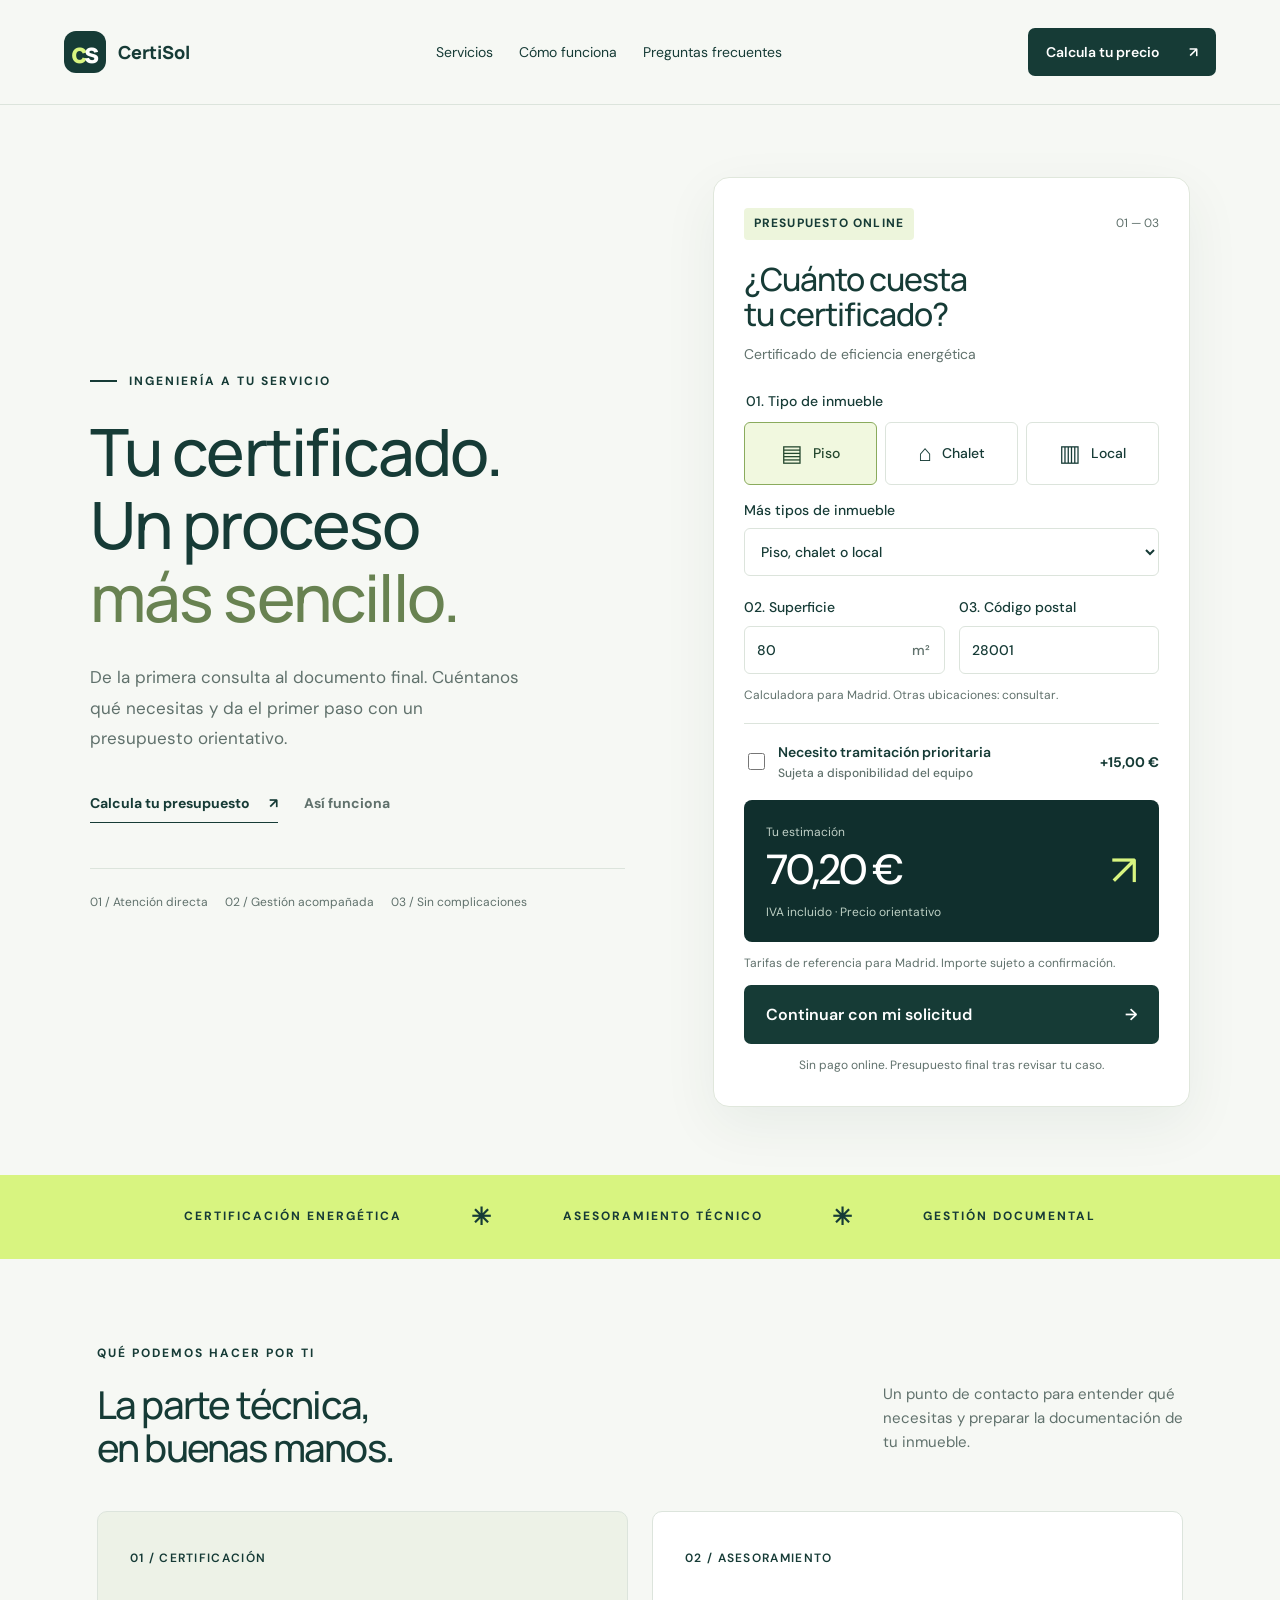
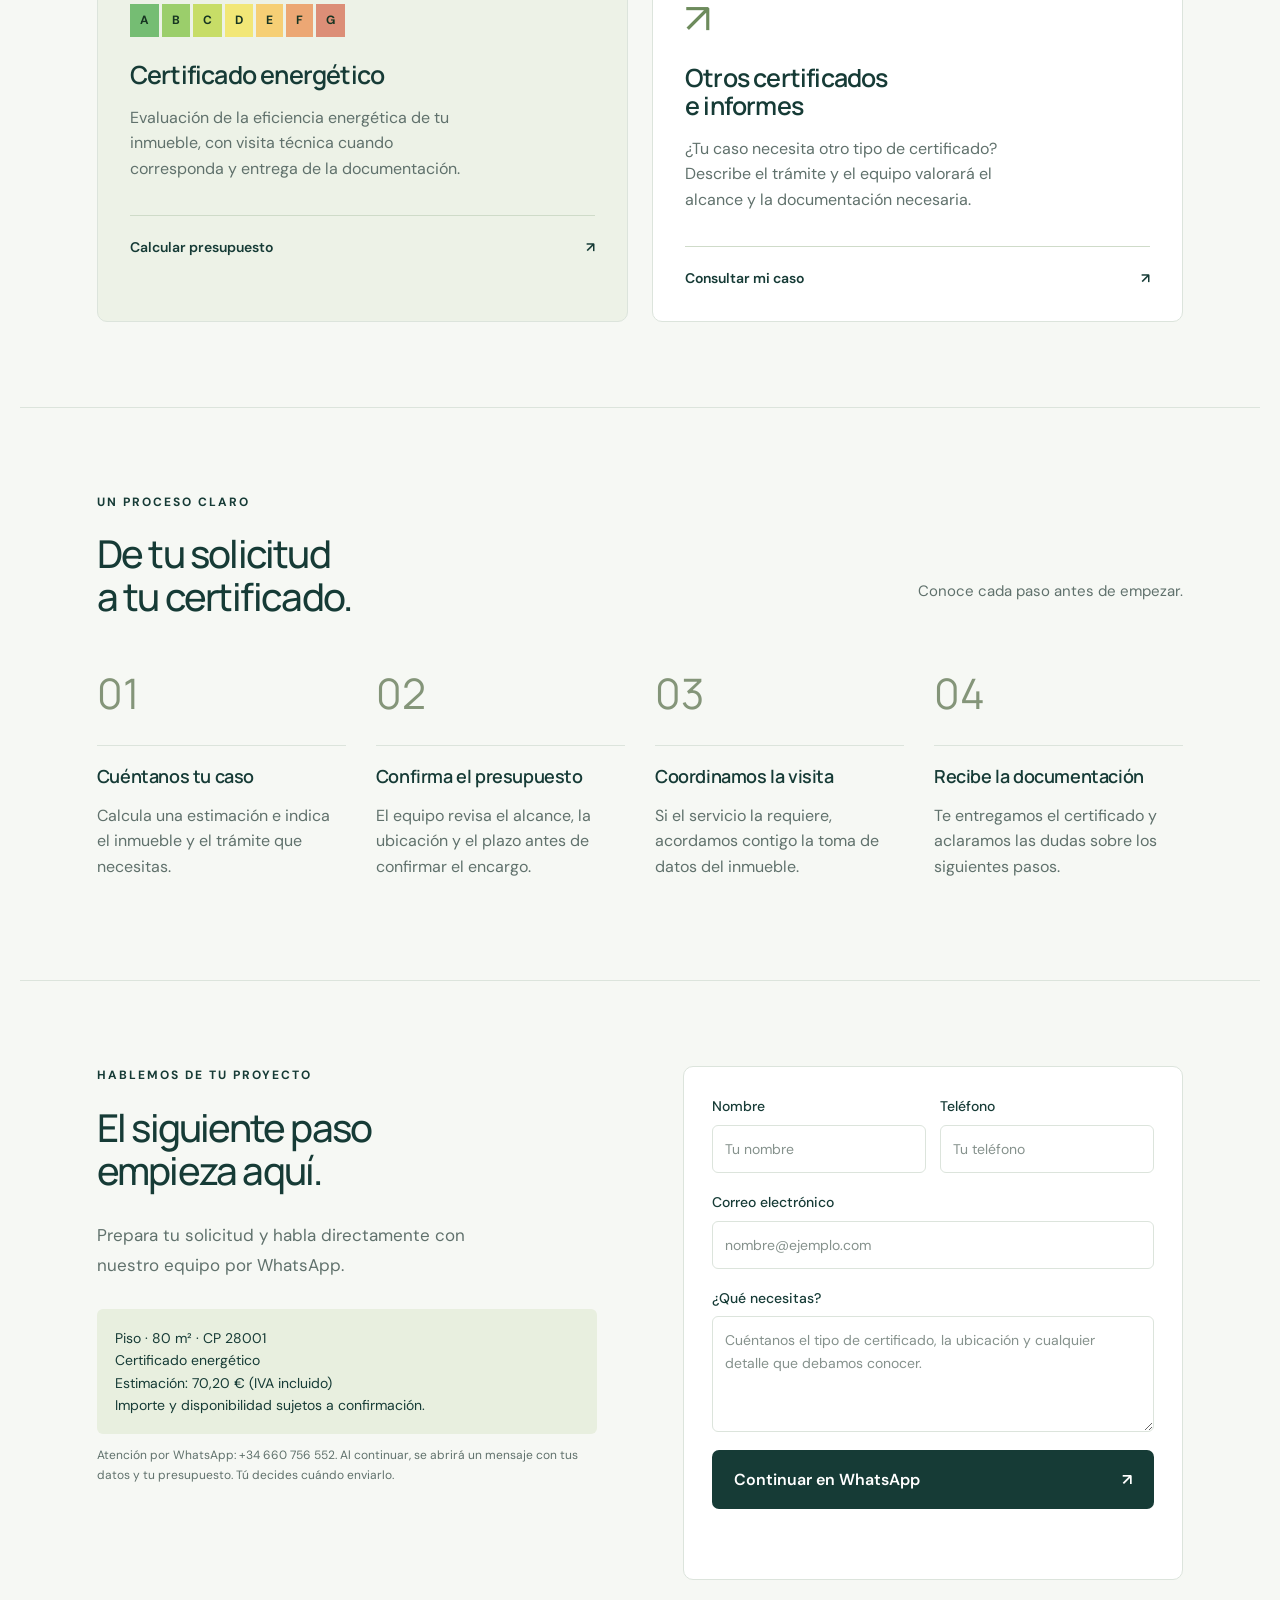
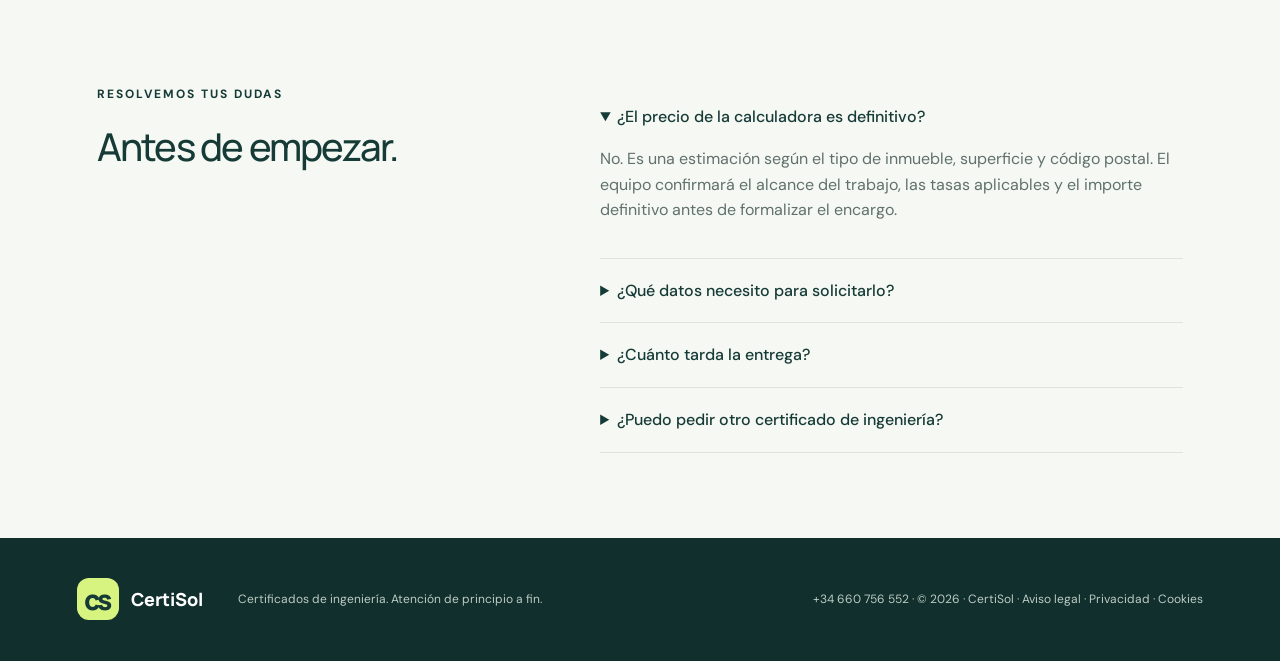
<file: index.html>
<!doctype html>
<html lang="es"><head><meta charset="utf-8"><meta name="viewport" content="width=device-width,initial-scale=1"><title>CertiSol · Certificados sin complicaciones</title><meta name="description" content="Calcula un presupuesto orientativo para tu certificado energético y prepara tu solicitud de asesoramiento técnico."><link rel="canonical" href="https://certi-sol.com/">
<meta property="og:type" content="website">
<meta property="og:site_name" content="CertiSol">
<meta property="og:locale" content="es_ES">
<meta property="og:title" content="CertiSol · Certificados sin complicaciones">
<meta property="og:description" content="Certificado de eficiencia energética en Madrid con presupuesto online y gestión acompañada.">
<meta property="og:url" content="https://certi-sol.com/">
<meta property="og:image" content="https://certi-sol.com/favicon.svg">
<meta name="twitter:card" content="summary">
<script type="application/ld+json">
{
  "@context": "https://schema.org",
  "@graph": [
    {
      "@type": "ProfessionalService",
      "@id": "https://certi-sol.com/#business",
      "name": "CertiSol",
      "url": "https://certi-sol.com/",
      "description": "Certificados de eficiencia energética y asesoramiento técnico en Madrid. Presupuesto orientativo online y gestión acompañada.",
      "telephone": "+34660756552",
      "image": "https://certi-sol.com/favicon.svg",
      "priceRange": "€€",
      "areaServed": { "@type": "AdministrativeArea", "name": "Comunidad de Madrid" },
      "address": { "@type": "PostalAddress", "addressRegion": "Comunidad de Madrid", "addressCountry": "ES" },
      "contactPoint": { "@type": "ContactPoint", "contactType": "customer service", "telephone": "+34660756552", "availableLanguage": "es" },
      "hasOfferCatalog": {
        "@type": "OfferCatalog",
        "name": "Certificados",
        "itemListElement": [
          { "@type": "Offer", "itemOffered": { "@type": "Service", "name": "Certificado de eficiencia energética" } },
          { "@type": "Offer", "itemOffered": { "@type": "Service", "name": "Asesoramiento técnico y otros certificados" } }
        ]
      }
    },
    {
      "@type": "FAQPage",
      "@id": "https://certi-sol.com/#faq",
      "mainEntity": [
        { "@type": "Question", "name": "¿El precio de la calculadora es definitivo?", "acceptedAnswer": { "@type": "Answer", "text": "No. Es una estimación según el tipo de inmueble, superficie y código postal. El equipo confirmará el alcance del trabajo, las tasas aplicables y el importe definitivo antes de formalizar el encargo." } },
        { "@type": "Question", "name": "¿Qué datos necesito para solicitarlo?", "acceptedAnswer": { "@type": "Answer", "text": "El tipo de inmueble, su superficie aproximada, la ubicación y el trámite que necesitas. El equipo te indicará qué documentación adicional debes aportar." } },
        { "@type": "Question", "name": "¿Cuánto tarda la entrega?", "acceptedAnswer": { "@type": "Answer", "text": "El plazo se acuerda al confirmar el presupuesto. Si necesitas prioridad, indícalo en tu solicitud para comprobar la disponibilidad." } },
        { "@type": "Question", "name": "¿Puedo pedir otro certificado de ingeniería?", "acceptedAnswer": { "@type": "Answer", "text": "Sí. Describe el servicio en el formulario para que el equipo pueda valorar tu caso y preparar un presupuesto a medida." } }
      ]
    }
  ]
}
</script>
<link rel="icon" href="favicon.svg">
<link rel="manifest" href="site.webmanifest">
<meta name="theme-color" content="#163b36">
<link rel="stylesheet" href="style.css"><script src="config.js" defer></script><script src="pricing.js" defer></script><script src="app.js" defer></script></head>
<body><header class="header"><a class="brand" href="#" aria-label="Inicio"><span class="brand-icon">c<span>s</span></span><span data-brand>CertiSol</span></a><nav aria-label="Principal"><a href="#servicios">Servicios</a><a href="#proceso">Cómo funciona</a><a href="#preguntas">Preguntas frecuentes</a></nav><a class="button small" href="#calculadora">Calcula tu precio <span aria-hidden="true">↗</span></a></header>
<main><section class="hero"><div class="hero-copy"><p class="eyebrow"><span class="line"></span> INGENIERÍA A TU SERVICIO</p><h1>Tu certificado.<br>Un proceso<br><em>más sencillo.</em></h1><p class="lead">De la primera consulta al documento final. Cuéntanos qué necesitas y da el primer paso con un presupuesto orientativo.</p><div class="hero-links"><a href="#calculadora">Calcula tu presupuesto <span aria-hidden="true">↗</span></a><a href="#proceso" class="subtle">Así funciona</a></div><div class="benefits"><span>01 / Atención directa</span><span>02 / Gestión acompañada</span><span>03 / Sin complicaciones</span></div></div>
<div class="calculator" id="calculadora"><div class="calc-heading"><span class="tag">PRESUPUESTO ONLINE</span><span class="calc-number">01 — 03</span></div><h2>¿Cuánto cuesta<br>tu certificado?</h2><p class="muted">Certificado de eficiencia energética</p><form id="calculator-form"><fieldset><legend>01. Tipo de inmueble</legend><div class="property-options"><label><input type="radio" name="property" value="piso" checked><span>▤<strong>Piso</strong></span></label><label><input type="radio" name="property" value="chalet"><span>⌂<strong>Chalet</strong></span></label><label><input type="radio" name="property" value="local"><span>▥<strong>Local</strong></span></label></div><label class="more-types">Más tipos de inmueble<select id="more-property"><option value="">Piso, chalet o local</option><option value="oficina">Oficina</option><option value="edificio">Edificio completo</option></select></label></fieldset><div class="input-row"><label>02. Superficie<div class="unit-input"><input id="area" type="number" min="1" max="100000" step="1" value="80" required><span>m²</span></div></label><label>03. Código postal<input id="postcode" inputmode="numeric" pattern="[0-9]{5}" maxlength="5" value="28001" placeholder="Ej. 28001" required aria-describedby="coverage-note"></label></div><p id="coverage-note" class="fine">La disponibilidad se confirma según la ubicación.</p><label class="express"><input id="express" type="checkbox"><span><strong>Necesito tramitación prioritaria</strong><small>Sujeta a disponibilidad del equipo</small></span><b id="express-cost"></b></label><div class="price-box"><div><span>Tu estimación</span><strong id="price" aria-live="polite"></strong><small id="price-detail">IVA incluido · Precio orientativo</small></div><span class="price-mark" aria-hidden="true">↗</span></div><p class="example-note" id="example-note">Tarifas de referencia para Madrid. Importe sujeto a confirmación.</p><button class="button full" type="submit">Continuar con mi solicitud <span aria-hidden="true">→</span></button><p class="fine center">Sin pago online. Presupuesto final tras revisar tu caso.</p></form></div></section>
<div class="service-strip"><span>CERTIFICACIÓN ENERGÉTICA</span><span aria-hidden="true">✳</span><span>ASESORAMIENTO TÉCNICO</span><span aria-hidden="true">✳</span><span>GESTIÓN DOCUMENTAL</span></div>
<section id="servicios" class="section"><div class="section-heading"><div><p class="eyebrow">QUÉ PODEMOS HACER POR TI</p><h2>La parte técnica,<br>en buenas manos.</h2></div><p>Un punto de contacto para entender qué necesitas y preparar la documentación de tu inmueble.</p></div><div class="services"><article class="service featured"><span class="service-index">01 / CERTIFICACIÓN</span><div class="energy" aria-label="Escala de eficiencia energética de A a G"><span>A</span><span>B</span><span>C</span><span>D</span><span>E</span><span>F</span><span>G</span></div><h3>Certificado energético</h3><p>Evaluación de la eficiencia energética de tu inmueble, con visita técnica cuando corresponda y entrega de la documentación.</p><a href="#calculadora">Calcular presupuesto <span>↗</span></a></article><article class="service"><span class="service-index">02 / ASESORAMIENTO</span><div class="service-symbol" aria-hidden="true">↗</div><h3>Otros certificados<br>e informes</h3><p>¿Tu caso necesita otro tipo de certificado? Describe el trámite y el equipo valorará el alcance y la documentación necesaria.</p><a href="#solicitud" id="other-service">Consultar mi caso <span>↗</span></a></article></div></section>
<section id="proceso" class="process section"><div class="section-heading"><div><p class="eyebrow">UN PROCESO CLARO</p><h2>De tu solicitud<br>a tu certificado.</h2></div><p>Conoce cada paso antes de empezar.</p></div><div class="steps"><article><span>01</span><h3>Cuéntanos tu caso</h3><p>Calcula una estimación e indica el inmueble y el trámite que necesitas.</p></article><article><span>02</span><h3>Confirma el presupuesto</h3><p>El equipo revisa el alcance, la ubicación y el plazo antes de confirmar el encargo.</p></article><article><span>03</span><h3>Coordinamos la visita</h3><p>Si el servicio la requiere, acordamos contigo la toma de datos del inmueble.</p></article><article><span>04</span><h3>Recibe la documentación</h3><p>Te entregamos el certificado y aclaramos las dudas sobre los siguientes pasos.</p></article></div></section>
<section id="solicitud" class="section request"><div><p class="eyebrow">HABLEMOS DE TU PROYECTO</p><h2>El siguiente paso<br>empieza aquí.</h2><p class="lead">Prepara tu solicitud y habla directamente con nuestro equipo por WhatsApp.</p><div class="request-summary" id="request-summary"></div><p id="contact-notice" class="fine">Atención por WhatsApp: +34 660 756 552. Al continuar, se abrirá un mensaje con tus datos y tu presupuesto. Tú decides cuándo enviarlo.</p></div><form id="request-form" class="request-form"><div class="input-row"><label>Nombre<input name="name" autocomplete="name" required placeholder="Tu nombre"></label><label>Teléfono<input name="phone" type="tel" autocomplete="tel" placeholder="Tu teléfono"></label></div><label>Correo electrónico<input name="email" type="email" autocomplete="email" required placeholder="nombre@ejemplo.com"></label><label>¿Qué necesitas?<textarea name="message" rows="4" required placeholder="Cuéntanos el tipo de certificado, la ubicación y cualquier detalle que debamos conocer."></textarea></label><button class="button full" id="request-button" type="submit">Continuar en WhatsApp <span aria-hidden="true">↗</span></button><p role="status" id="request-status" class="fine"></p></form></section>
<section id="preguntas" class="section faq"><div><p class="eyebrow">RESOLVEMOS TUS DUDAS</p><h2>Antes de empezar.</h2></div><div><details open><summary>¿El precio de la calculadora es definitivo?</summary><p>No. Es una estimación según el tipo de inmueble, superficie y código postal. El equipo confirmará el alcance del trabajo, las tasas aplicables y el importe definitivo antes de formalizar el encargo.</p></details><details><summary>¿Qué datos necesito para solicitarlo?</summary><p>El tipo de inmueble, su superficie aproximada, la ubicación y el trámite que necesitas. El equipo te indicará qué documentación adicional debes aportar.</p></details><details><summary>¿Cuánto tarda la entrega?</summary><p>El plazo se acuerda al confirmar el presupuesto. Si necesitas prioridad, indícalo en tu solicitud para comprobar la disponibilidad.</p></details><details><summary>¿Puedo pedir otro certificado de ingeniería?</summary><p>Sí. Describe el servicio en el formulario para que el equipo pueda valorar tu caso y preparar un presupuesto a medida.</p></details></div></section></main>
<footer><a class="brand" href="#"><span class="brand-icon">c<span>s</span></span><span data-brand>CertiSol</span></a><p>Certificados de ingeniería. Atención de principio a fin.</p><span><a href="tel:+34660756552">+34 660 756 552</a> · © <span id="year"></span> · <span data-brand>CertiSol</span> · <a href="aviso-legal.html">Aviso legal</a> · <a href="privacidad.html">Privacidad</a> · <a href="cookies.html">Cookies</a></span></footer></body></html>
</file>
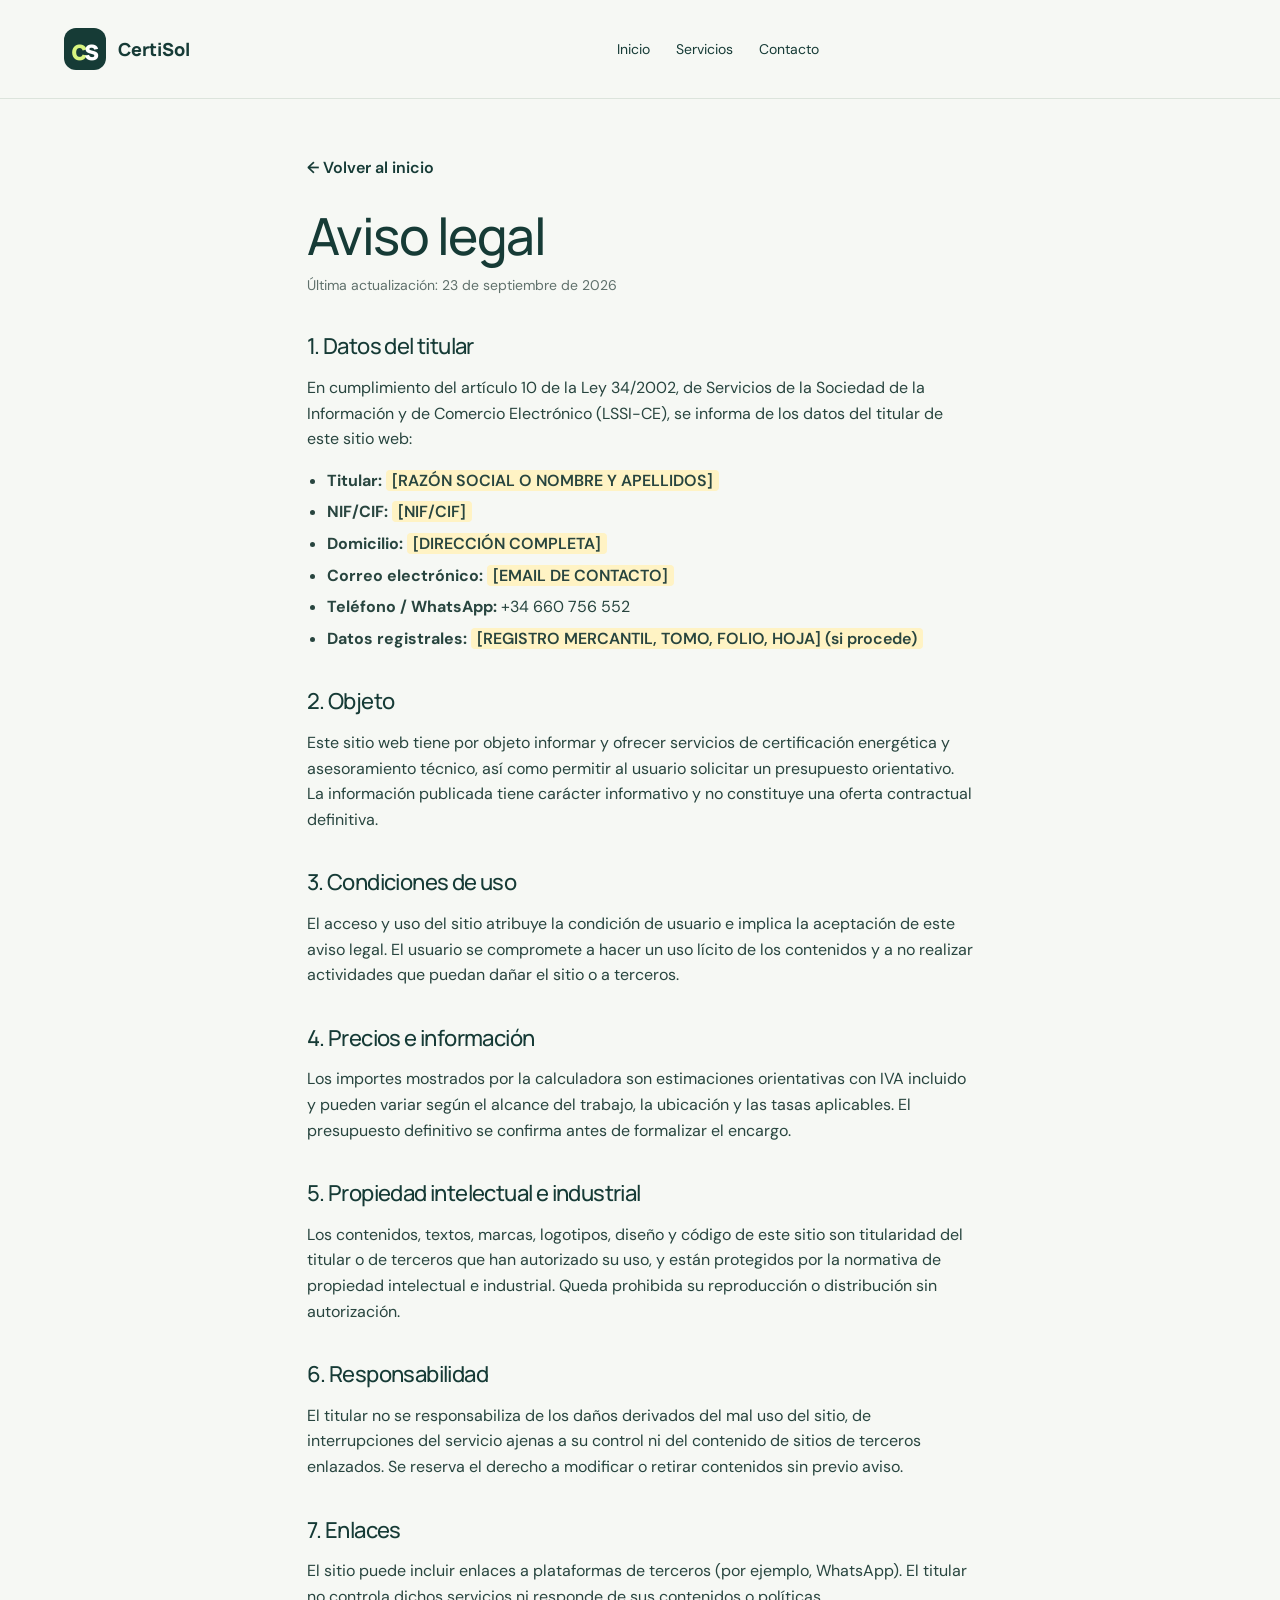
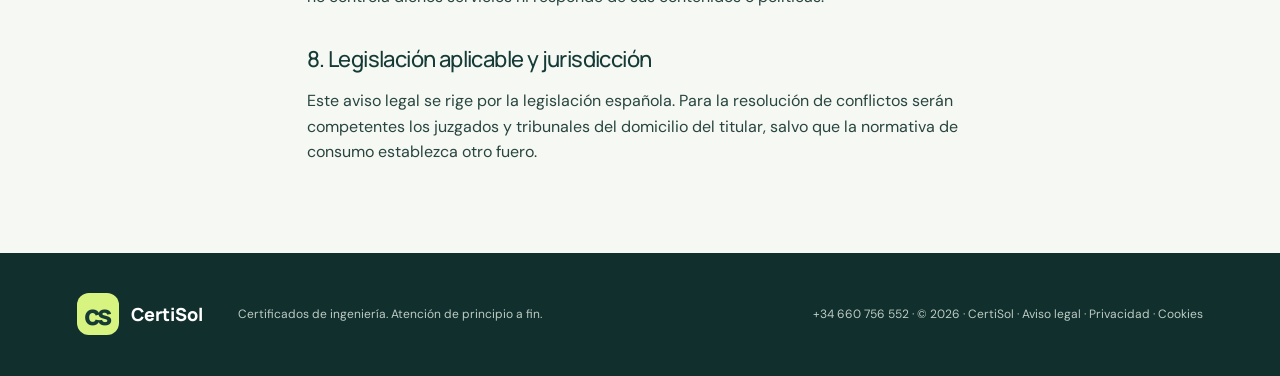
<file: aviso-legal.html>
<!doctype html>
<html lang="es"><head><meta charset="utf-8"><meta name="viewport" content="width=device-width,initial-scale=1">
<title>Aviso legal · CertiSol</title>
<meta name="description" content="Aviso legal e información al usuario del sitio web de CertiSol.">
<meta name="robots" content="index,follow">
<link rel="icon" href="favicon.svg">
<link rel="stylesheet" href="style.css">
<link rel="stylesheet" href="legal.css"></head>
<body>
<header class="header"><a class="brand" href="index.html" aria-label="Inicio"><span class="brand-icon">c<span>s</span></span><span>CertiSol</span></a><nav aria-label="Principal"><a href="index.html">Inicio</a><a href="index.html#servicios">Servicios</a><a href="index.html#solicitud">Contacto</a></nav></header>
<main class="legal">
  <a class="back" href="index.html">← Volver al inicio</a>
  <h1>Aviso legal</h1>
  <p class="updated">Última actualización: 23 de septiembre de 2026</p>

  <h2>1. Datos del titular</h2>
  <p>En cumplimiento del artículo 10 de la Ley 34/2002, de Servicios de la Sociedad de la Información y de Comercio Electrónico (LSSI-CE), se informa de los datos del titular de este sitio web:</p>
  <ul>
    <li><strong>Titular:</strong> <span class="ph">[RAZÓN SOCIAL O NOMBRE Y APELLIDOS]</span></li>
    <li><strong>NIF/CIF:</strong> <span class="ph">[NIF/CIF]</span></li>
    <li><strong>Domicilio:</strong> <span class="ph">[DIRECCIÓN COMPLETA]</span></li>
    <li><strong>Correo electrónico:</strong> <span class="ph">[EMAIL DE CONTACTO]</span></li>
    <li><strong>Teléfono / WhatsApp:</strong> +34 660 756 552</li>
    <li><strong>Datos registrales:</strong> <span class="ph">[REGISTRO MERCANTIL, TOMO, FOLIO, HOJA] (si procede)</span></li>
  </ul>

  <h2>2. Objeto</h2>
  <p>Este sitio web tiene por objeto informar y ofrecer servicios de certificación energética y asesoramiento técnico, así como permitir al usuario solicitar un presupuesto orientativo. La información publicada tiene carácter informativo y no constituye una oferta contractual definitiva.</p>

  <h2>3. Condiciones de uso</h2>
  <p>El acceso y uso del sitio atribuye la condición de usuario e implica la aceptación de este aviso legal. El usuario se compromete a hacer un uso lícito de los contenidos y a no realizar actividades que puedan dañar el sitio o a terceros.</p>

  <h2>4. Precios e información</h2>
  <p>Los importes mostrados por la calculadora son estimaciones orientativas con IVA incluido y pueden variar según el alcance del trabajo, la ubicación y las tasas aplicables. El presupuesto definitivo se confirma antes de formalizar el encargo.</p>

  <h2>5. Propiedad intelectual e industrial</h2>
  <p>Los contenidos, textos, marcas, logotipos, diseño y código de este sitio son titularidad del titular o de terceros que han autorizado su uso, y están protegidos por la normativa de propiedad intelectual e industrial. Queda prohibida su reproducción o distribución sin autorización.</p>

  <h2>6. Responsabilidad</h2>
  <p>El titular no se responsabiliza de los daños derivados del mal uso del sitio, de interrupciones del servicio ajenas a su control ni del contenido de sitios de terceros enlazados. Se reserva el derecho a modificar o retirar contenidos sin previo aviso.</p>

  <h2>7. Enlaces</h2>
  <p>El sitio puede incluir enlaces a plataformas de terceros (por ejemplo, WhatsApp). El titular no controla dichos servicios ni responde de sus contenidos o políticas.</p>

  <h2>8. Legislación aplicable y jurisdicción</h2>
  <p>Este aviso legal se rige por la legislación española. Para la resolución de conflictos serán competentes los juzgados y tribunales del domicilio del titular, salvo que la normativa de consumo establezca otro fuero.</p>
</main>
<footer><a class="brand" href="index.html"><span class="brand-icon">c<span>s</span></span><span>CertiSol</span></a><p>Certificados de ingeniería. Atención de principio a fin.</p><span><a href="tel:+34660756552">+34 660 756 552</a> · © 2026 · CertiSol · <a href="aviso-legal.html">Aviso legal</a> · <a href="privacidad.html">Privacidad</a> · <a href="cookies.html">Cookies</a></span></footer>
</body></html>
</file>
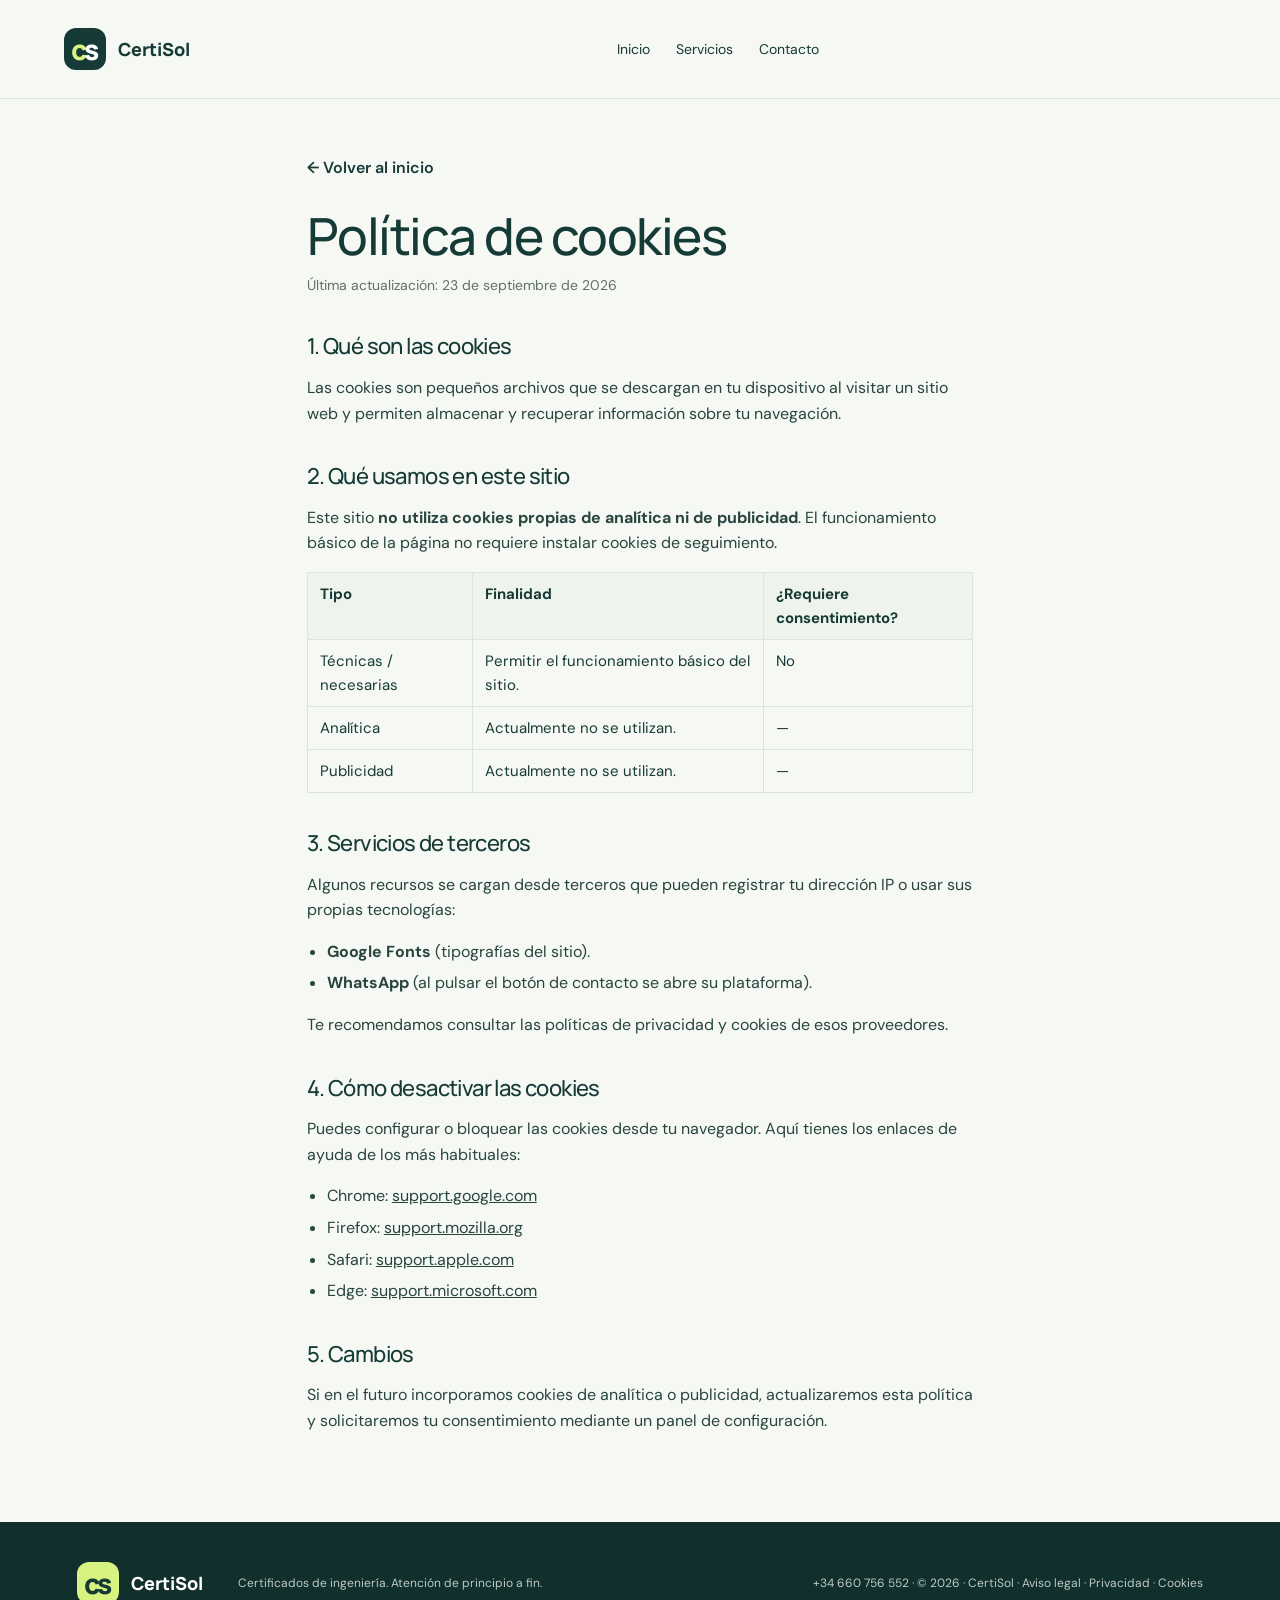
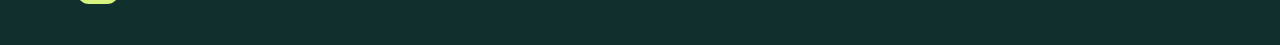
<file: cookies.html>
<!doctype html>
<html lang="es"><head><meta charset="utf-8"><meta name="viewport" content="width=device-width,initial-scale=1">
<title>Política de cookies · CertiSol</title>
<meta name="description" content="Información sobre el uso de cookies en el sitio web de CertiSol.">
<meta name="robots" content="index,follow">
<link rel="icon" href="favicon.svg">
<link rel="stylesheet" href="style.css">
<link rel="stylesheet" href="legal.css"></head>
<body>
<header class="header"><a class="brand" href="index.html" aria-label="Inicio"><span class="brand-icon">c<span>s</span></span><span>CertiSol</span></a><nav aria-label="Principal"><a href="index.html">Inicio</a><a href="index.html#servicios">Servicios</a><a href="index.html#solicitud">Contacto</a></nav></header>
<main class="legal">
  <a class="back" href="index.html">← Volver al inicio</a>
  <h1>Política de cookies</h1>
  <p class="updated">Última actualización: 23 de septiembre de 2026</p>

  <h2>1. Qué son las cookies</h2>
  <p>Las cookies son pequeños archivos que se descargan en tu dispositivo al visitar un sitio web y permiten almacenar y recuperar información sobre tu navegación.</p>

  <h2>2. Qué usamos en este sitio</h2>
  <p>Este sitio <strong>no utiliza cookies propias de analítica ni de publicidad</strong>. El funcionamiento básico de la página no requiere instalar cookies de seguimiento.</p>
  <table>
    <thead><tr><th>Tipo</th><th>Finalidad</th><th>¿Requiere consentimiento?</th></tr></thead>
    <tbody>
      <tr><td>Técnicas / necesarias</td><td>Permitir el funcionamiento básico del sitio.</td><td>No</td></tr>
      <tr><td>Analítica</td><td>Actualmente no se utilizan.</td><td>—</td></tr>
      <tr><td>Publicidad</td><td>Actualmente no se utilizan.</td><td>—</td></tr>
    </tbody>
  </table>

  <h2>3. Servicios de terceros</h2>
  <p>Algunos recursos se cargan desde terceros que pueden registrar tu dirección IP o usar sus propias tecnologías:</p>
  <ul>
    <li><strong>Google Fonts</strong> (tipografías del sitio).</li>
    <li><strong>WhatsApp</strong> (al pulsar el botón de contacto se abre su plataforma).</li>
  </ul>
  <p>Te recomendamos consultar las políticas de privacidad y cookies de esos proveedores.</p>

  <h2>4. Cómo desactivar las cookies</h2>
  <p>Puedes configurar o bloquear las cookies desde tu navegador. Aquí tienes los enlaces de ayuda de los más habituales:</p>
  <ul>
    <li>Chrome: <a href="https://support.google.com/chrome/answer/95647" rel="noopener" target="_blank">support.google.com</a></li>
    <li>Firefox: <a href="https://support.mozilla.org/es/kb/habilitar-y-deshabilitar-cookies" rel="noopener" target="_blank">support.mozilla.org</a></li>
    <li>Safari: <a href="https://support.apple.com/es-es/guide/safari/sfri11471/mac" rel="noopener" target="_blank">support.apple.com</a></li>
    <li>Edge: <a href="https://support.microsoft.com/es-es/microsoft-edge" rel="noopener" target="_blank">support.microsoft.com</a></li>
  </ul>

  <h2>5. Cambios</h2>
  <p>Si en el futuro incorporamos cookies de analítica o publicidad, actualizaremos esta política y solicitaremos tu consentimiento mediante un panel de configuración.</p>
</main>
<footer><a class="brand" href="index.html"><span class="brand-icon">c<span>s</span></span><span>CertiSol</span></a><p>Certificados de ingeniería. Atención de principio a fin.</p><span><a href="tel:+34660756552">+34 660 756 552</a> · © 2026 · CertiSol · <a href="aviso-legal.html">Aviso legal</a> · <a href="privacidad.html">Privacidad</a> · <a href="cookies.html">Cookies</a></span></footer>
</body></html>
</file>
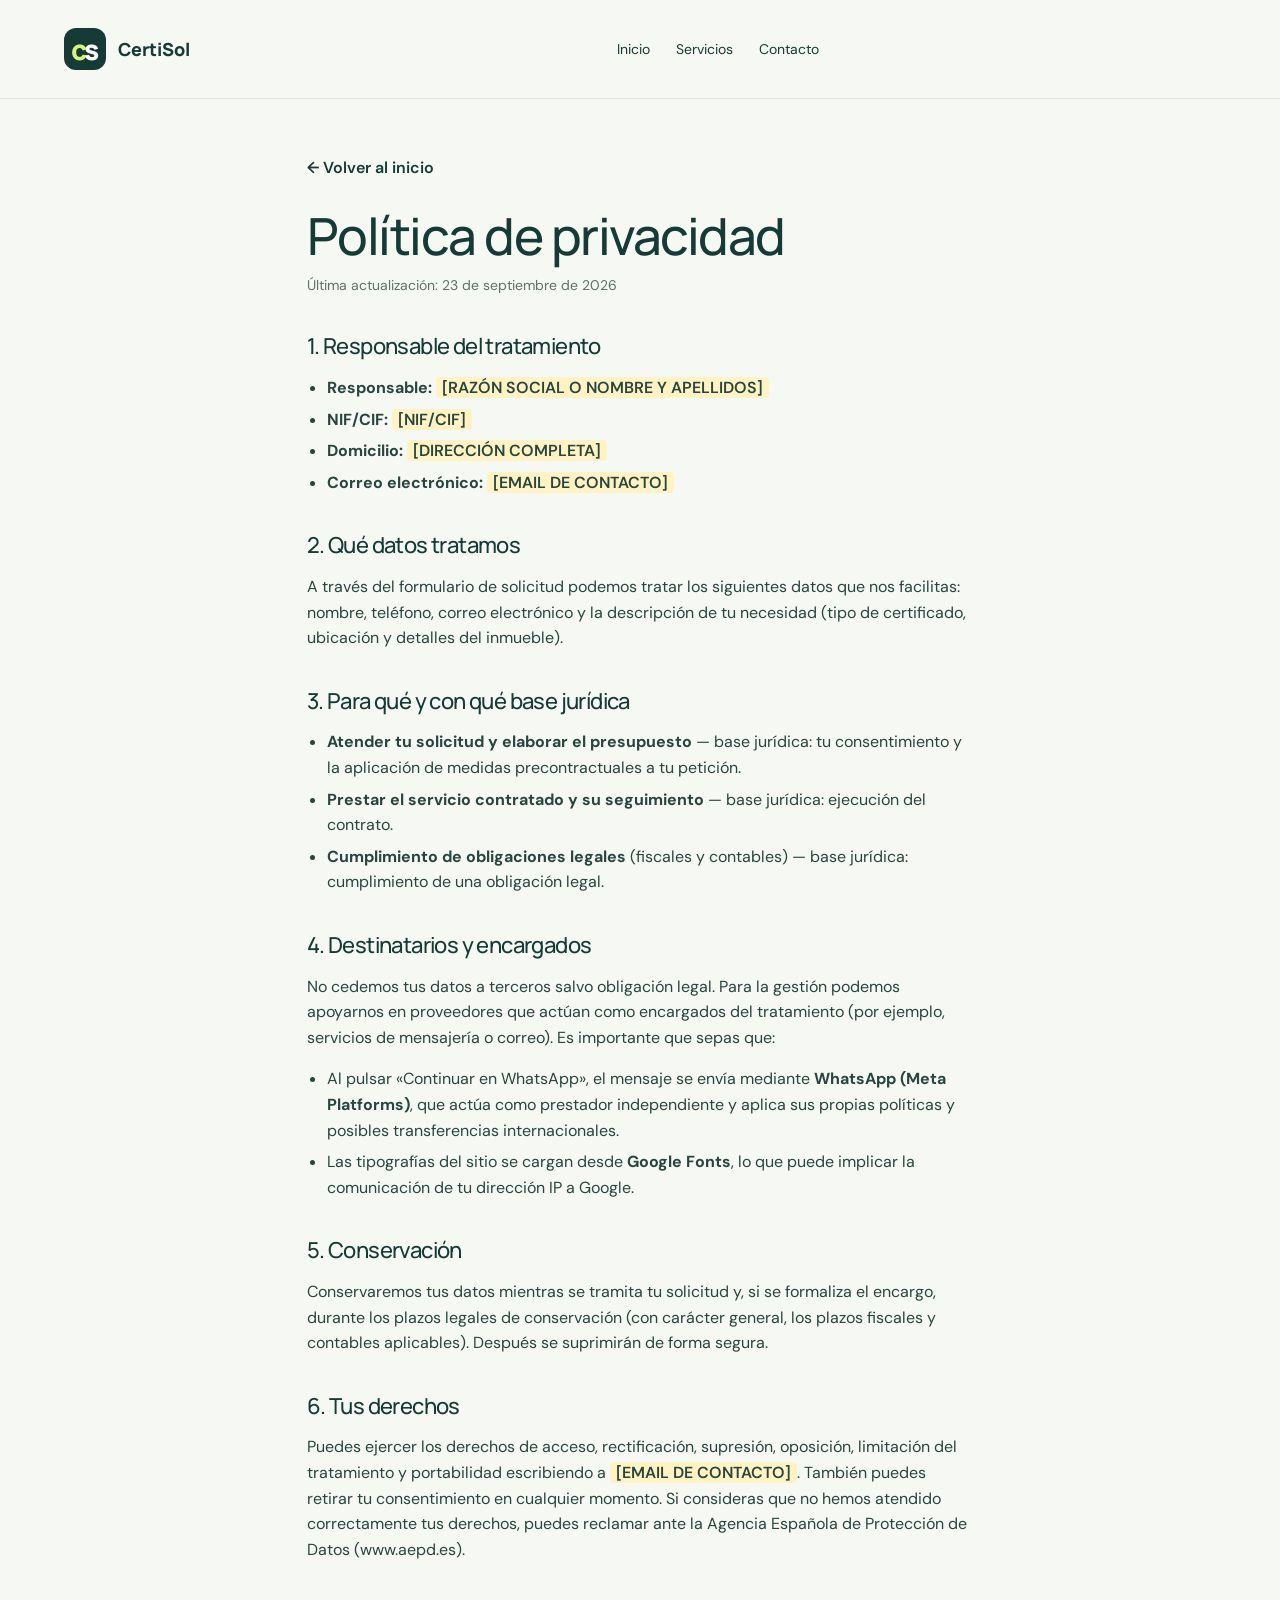
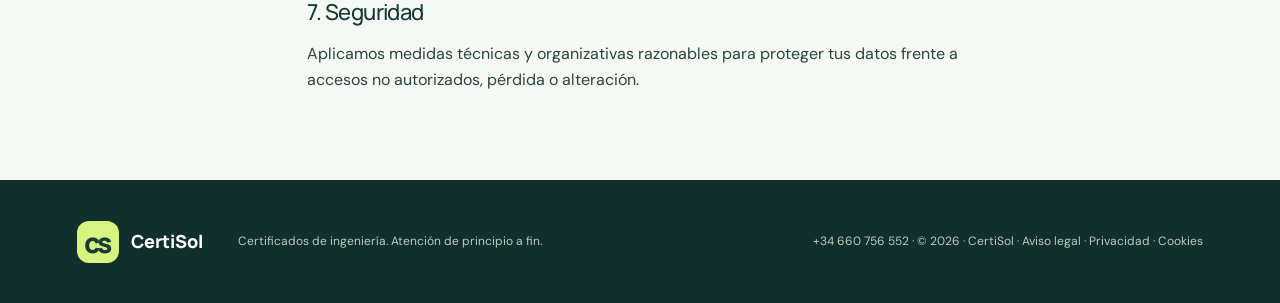
<file: privacidad.html>
<!doctype html>
<html lang="es"><head><meta charset="utf-8"><meta name="viewport" content="width=device-width,initial-scale=1">
<title>Política de privacidad · CertiSol</title>
<meta name="description" content="Información sobre el tratamiento de datos personales en CertiSol.">
<meta name="robots" content="index,follow">
<link rel="icon" href="favicon.svg">
<link rel="stylesheet" href="style.css">
<link rel="stylesheet" href="legal.css"></head>
<body>
<header class="header"><a class="brand" href="index.html" aria-label="Inicio"><span class="brand-icon">c<span>s</span></span><span>CertiSol</span></a><nav aria-label="Principal"><a href="index.html">Inicio</a><a href="index.html#servicios">Servicios</a><a href="index.html#solicitud">Contacto</a></nav></header>
<main class="legal">
  <a class="back" href="index.html">← Volver al inicio</a>
  <h1>Política de privacidad</h1>
  <p class="updated">Última actualización: 23 de septiembre de 2026</p>

  <h2>1. Responsable del tratamiento</h2>
  <ul>
    <li><strong>Responsable:</strong> <span class="ph">[RAZÓN SOCIAL O NOMBRE Y APELLIDOS]</span></li>
    <li><strong>NIF/CIF:</strong> <span class="ph">[NIF/CIF]</span></li>
    <li><strong>Domicilio:</strong> <span class="ph">[DIRECCIÓN COMPLETA]</span></li>
    <li><strong>Correo electrónico:</strong> <span class="ph">[EMAIL DE CONTACTO]</span></li>
  </ul>

  <h2>2. Qué datos tratamos</h2>
  <p>A través del formulario de solicitud podemos tratar los siguientes datos que nos facilitas: nombre, teléfono, correo electrónico y la descripción de tu necesidad (tipo de certificado, ubicación y detalles del inmueble).</p>

  <h2>3. Para qué y con qué base jurídica</h2>
  <ul>
    <li><strong>Atender tu solicitud y elaborar el presupuesto</strong> — base jurídica: tu consentimiento y la aplicación de medidas precontractuales a tu petición.</li>
    <li><strong>Prestar el servicio contratado y su seguimiento</strong> — base jurídica: ejecución del contrato.</li>
    <li><strong>Cumplimiento de obligaciones legales</strong> (fiscales y contables) — base jurídica: cumplimiento de una obligación legal.</li>
  </ul>

  <h2>4. Destinatarios y encargados</h2>
  <p>No cedemos tus datos a terceros salvo obligación legal. Para la gestión podemos apoyarnos en proveedores que actúan como encargados del tratamiento (por ejemplo, servicios de mensajería o correo). Es importante que sepas que:</p>
  <ul>
    <li>Al pulsar «Continuar en WhatsApp», el mensaje se envía mediante <strong>WhatsApp (Meta Platforms)</strong>, que actúa como prestador independiente y aplica sus propias políticas y posibles transferencias internacionales.</li>
    <li>Las tipografías del sitio se cargan desde <strong>Google Fonts</strong>, lo que puede implicar la comunicación de tu dirección IP a Google.</li>
  </ul>

  <h2>5. Conservación</h2>
  <p>Conservaremos tus datos mientras se tramita tu solicitud y, si se formaliza el encargo, durante los plazos legales de conservación (con carácter general, los plazos fiscales y contables aplicables). Después se suprimirán de forma segura.</p>

  <h2>6. Tus derechos</h2>
  <p>Puedes ejercer los derechos de acceso, rectificación, supresión, oposición, limitación del tratamiento y portabilidad escribiendo a <span class="ph">[EMAIL DE CONTACTO]</span>. También puedes retirar tu consentimiento en cualquier momento. Si consideras que no hemos atendido correctamente tus derechos, puedes reclamar ante la Agencia Española de Protección de Datos (www.aepd.es).</p>

  <h2>7. Seguridad</h2>
  <p>Aplicamos medidas técnicas y organizativas razonables para proteger tus datos frente a accesos no autorizados, pérdida o alteración.</p>
</main>
<footer><a class="brand" href="index.html"><span class="brand-icon">c<span>s</span></span><span>CertiSol</span></a><p>Certificados de ingeniería. Atención de principio a fin.</p><span><a href="tel:+34660756552">+34 660 756 552</a> · © 2026 · CertiSol · <a href="aviso-legal.html">Aviso legal</a> · <a href="privacidad.html">Privacidad</a> · <a href="cookies.html">Cookies</a></span></footer>
</body></html>
</file>
<file: style.css>
@import url('https://fonts.googleapis.com/css2?family=DM+Sans:wght@400;500;600;700&family=Manrope:wght@400;500;600;700;800&display=swap');
:root{--ink:#163b36;--dark:#102f2d;--lime:#d8f480;--paper:#f6f8f4;--muted:#60716c;--line:#dce4dc}*{box-sizing:border-box}html{scroll-behavior:smooth;scroll-padding-top:30px}body{margin:0;color:var(--ink);background:var(--paper);font:16px/1.6 'DM Sans',Arial,sans-serif}a{color:inherit;text-decoration:none}button,input,textarea,select{font:inherit}button,a,input,textarea,summary{touch-action:manipulation}a:focus-visible,button:focus-visible,input:focus-visible,textarea:focus-visible,summary:focus-visible{outline:3px solid #799945;outline-offset:4px}.header{max-width:1440px;margin:auto;padding:28px 5%;display:flex;align-items:center;gap:30px;border-bottom:1px solid var(--line)}.brand{display:flex;align-items:center;gap:12px;font-weight:800;font-family:Manrope,Arial,sans-serif;font-size:18px;white-space:nowrap}.brand-icon{width:42px;height:42px;display:grid;place-content:center;background:var(--ink);color:var(--lime);font-size:28px;font-weight:800;border-radius:12px;letter-spacing:-3px;display:block;text-align:center;line-height:42px;padding-right:3px}.brand-icon span{color:white}.brand img{max-width:160px;max-height:48px}.header nav{display:flex;justify-content:center;gap:26px;flex:1;font-size:14px}.header nav a:hover{border-bottom:1px solid}.button{display:flex;align-items:center;justify-content:space-between;gap:30px;background:var(--ink);color:white;padding:17px 22px;border:0;border-radius:7px;font-weight:600;cursor:pointer;transition:background .2s}.button:hover{background:#24594e}.button.small{font-size:14px;padding:13px 18px}.button.full{width:100%}.hero{max-width:1440px;margin:auto;padding:72px 7% 68px;display:grid;grid-template-columns:1.12fr 1fr;gap:8%;align-items:center}.eyebrow{font-size:12px;font-weight:700;letter-spacing:2px;margin:0 0 24px;display:flex;align-items:center;gap:12px}.line{width:27px;height:2px;background:var(--ink)}h1,h2,h3{font-family:Manrope,Arial,sans-serif;line-height:1.12;letter-spacing:-1.8px;margin:0}h1{font-size:clamp(48px,5.1vw,76px);font-weight:500}h1 em{font-style:normal;color:#688251}h2{font-size:clamp(32px,3vw,44px);font-weight:500}h3{font-size:25px;letter-spacing:-.8px;font-weight:600}.lead{font-size:17px;color:var(--muted);max-width:430px;margin:28px 0;line-height:1.8}.hero-links{display:flex;gap:26px;align-items:center;font-size:14px;font-weight:700;margin:30px 0 45px}.hero-links a:first-child{border-bottom:1px solid var(--ink);padding:8px 0}.hero-links span{margin-left:16px}.subtle{color:var(--muted)}.benefits{border-top:1px solid var(--line);padding-top:24px;display:flex;gap:17px;flex-wrap:wrap;font-size:12px;color:var(--muted)}.calculator{background:white;border:1px solid #e0e7dc;border-radius:16px;padding:30px;box-shadow:0 18px 55px #163b3610;scroll-margin-top:20px}.calc-heading{display:flex;justify-content:space-between;align-items:center;margin-bottom:22px}.tag{background:#edf5dc;font-size:10px;font-weight:700;letter-spacing:1.2px;padding:6px 10px;border-radius:4px}.calc-number{font-size:11px;color:var(--muted)}.calculator h2{font-size:32px;letter-spacing:-1px}.muted{color:var(--muted);font-size:14px;margin:10px 0 24px}fieldset{margin:0 0 20px;padding:0;border:0}legend,label{font-size:14px;font-weight:500}legend{margin-bottom:10px}.property-options{display:grid;grid-template-columns:repeat(3,1fr);gap:8px}.property-options label{position:relative;cursor:pointer}.property-options input{position:absolute;opacity:0;width:100%;height:100%;margin:0;cursor:pointer}.property-options label>span{display:flex;align-items:center;justify-content:center;gap:10px;border:1px solid var(--line);border-radius:6px;padding:12px 6px;font-size:23px}.property-options strong{font-size:14px;font-weight:500}.property-options input:checked+span{background:#f1f8df;border-color:#8aab5d;color:#24472e}.property-options input:focus-visible+span{outline:3px solid #799945;outline-offset:2px}.input-row{display:grid;grid-template-columns:1fr 1fr;gap:14px}.input-row label{min-width:0}input:not([type=radio]):not([type=checkbox]),textarea,select{display:block;background:#fff;border:1px solid var(--line);border-radius:6px;padding:12px;width:100%;color:var(--ink);margin-top:7px;min-height:48px}input::placeholder,textarea::placeholder{color:#85918c;font-weight:400}.unit-input{position:relative}.unit-input input{padding-right:45px!important}.unit-input>span{position:absolute;right:15px;top:13px;color:var(--muted)}.fine{font-size:12px;line-height:1.6;color:var(--muted)}.express{display:flex;align-items:center;gap:10px;border-top:1px solid var(--line);padding:17px 0;margin-top:18px}.express input{accent-color:var(--ink);width:17px;height:17px}.express strong{font-size:12px;font-weight:600}.express small{display:block;font-size:11px;color:var(--muted)}.express b{margin-left:auto;white-space:nowrap;font-size:14px}.price-box{background:var(--dark);color:white;border-radius:8px;padding:18px 22px;display:flex;justify-content:space-between;align-items:center}.price-box span{font-size:12px;color:#c0d0c7}.price-box strong{display:block;font-size:42px;line-height:1.3;letter-spacing:-1.6px;font-weight:500}.price-box small{font-size:11px;color:#bdd0c4}.price-box .price-mark{font-size:43px;color:var(--lime)}.example-note{font-size:11px;color:var(--muted);margin:12px 0}.center{text-align:center;margin:12px 0 0}.service-strip{background:var(--lime);display:flex;justify-content:center;align-items:center;gap:6%;padding:23px 5%;font-size:12px;letter-spacing:2px;font-weight:700}.service-strip span:nth-child(even){font-size:24px}.section{max-width:1240px;margin:auto;padding:85px 6%}.section-heading{display:flex;justify-content:space-between;align-items:flex-end;gap:30px;margin-bottom:42px}.section-heading>p{max-width:300px;font-size:15px;color:var(--muted)}.section .eyebrow{margin-bottom:20px}.services{display:grid;grid-template-columns:1fr 1fr;gap:24px}.service{padding:32px;border:1px solid var(--line);border-radius:10px;background:#fff;position:relative;overflow:hidden}.service.featured{background:#edf2e7}.service-index{font-size:11px;letter-spacing:1.3px;font-weight:600}.service h3{margin:24px 0 16px}.service p{color:var(--muted);font-size:15px;max-width:360px;min-height:80px}.service a{display:flex;justify-content:space-between;font-size:14px;font-weight:600;border-top:1px solid #cfdbc9;padding-top:20px;margin-top:30px}.energy{display:flex;margin-top:34px;width:200px;gap:3px}.energy span{padding:7px 10px;color:#173522;font-weight:700;font-size:12px;background:#75bd73}.energy span:nth-child(2){background:#9bce6b}.energy span:nth-child(3){background:#c7dd67}.energy span:nth-child(4){background:#f2e777}.energy span:nth-child(5){background:#f6cf75}.energy span:nth-child(6){background:#eca774}.energy span:nth-child(7){background:#dc8e77}.service-symbol{font-size:42px;line-height:1;margin-top:28px;color:#6d8b5c}.process{border-top:1px solid var(--line);border-bottom:1px solid var(--line)}.steps{display:grid;grid-template-columns:repeat(4,1fr);gap:30px}.steps article>span{font-family:Manrope,Arial,sans-serif;font-size:42px;color:#849579;display:block;border-bottom:1px solid var(--line);padding-bottom:18px;margin-bottom:20px}.steps h3{font-size:18px;letter-spacing:-.4px}.steps p{font-size:14px;color:var(--muted)}.request{display:grid;grid-template-columns:1fr 1fr;gap:8%;align-items:start}.request-form{background:white;padding:28px;border:1px solid var(--line);border-radius:10px;display:grid;gap:18px}.request-summary{font-size:14px;background:#e8efdf;padding:18px;border-radius:6px;white-space:pre-line}.faq{display:grid;grid-template-columns:1fr 1.4fr;gap:8%;padding-top:20px}.faq details{border-bottom:1px solid var(--line);padding:19px 0}.faq summary{cursor:pointer;font-size:16px;font-weight:500}.faq details p{font-size:14px;color:var(--muted)}footer{background:var(--dark);color:#fff;padding:40px 6%;display:flex;align-items:center;gap:35px;flex-wrap:wrap}footer .brand-icon{background:var(--lime);color:var(--ink)}footer .brand-icon span{color:var(--ink)}footer p,footer>span{color:#becbc3;font-size:12px}footer>span{margin-left:auto}@media(min-width:1500px){.hero{gap:110px}}@media(max-width:1000px){.header nav{display:none}.header{justify-content:space-between}.hero{gap:35px;padding:45px 5%}.hero h1{font-size:54px}.calculator{padding:24px}.benefits{display:block}.benefits span{display:block;margin-bottom:8px}.steps{grid-template-columns:1fr 1fr}.service-strip{gap:25px;font-size:10px;letter-spacing:1px}.hero-links{flex-wrap:wrap;gap:12px}.section{padding:65px 5%}.request{gap:30px}}@media(max-width:700px){.header{padding:20px 5%;gap:15px}.brand{font-size:14px;gap:8px}.brand-icon{width:35px;height:35px;font-size:24px;line-height:35px}.header .button{font-size:12px;padding:10px;gap:8px}.hero{grid-template-columns:1fr;padding-top:38px;gap:28px}.hero h1{font-size:52px}.hero-copy .lead{margin:20px 0}.hero-links{margin:18px 0 20px}.benefits{display:flex;gap:15px;padding-top:15px}.calculator{padding:25px}.service-strip{flex-wrap:wrap;gap:8px 18px;padding:18px 5%;font-size:9px}.service-strip span:nth-child(even){font-size:15px}.section-heading{display:block}.section-heading>p{margin-top:20px}.services,.request,.faq{grid-template-columns:1fr}.service{padding:26px}.section{padding:55px 5%}.steps{gap:22px}.steps h3{font-size:17px}.request-form{padding:22px}.faq{gap:20px;padding-top:10px}footer{gap:16px;padding:32px 5%}footer p{margin:0}footer>span{margin-left:0;width:100%}}@media(prefers-reduced-motion:reduce){html{scroll-behavior:auto}*{transition:none!important}}
.more-types{display:block;margin-top:14px}.express strong{font-size:14px}.express small,.example-note,.price-box small,.calc-number,.tag,.service-index{font-size:12px}.steps p,.service p,.faq details p{font-size:16px}
@media(max-width:380px){.header{flex-wrap:wrap}.hero h1{font-size:44px}.input-row{grid-template-columns:1fr}.calculator{padding:20px}}
</file>
<file: legal.css>
.legal{max-width:820px;margin:0 auto;padding:56px 6% 72px}
.legal h1{font-size:clamp(34px,4vw,52px);letter-spacing:-1.5px;margin-bottom:10px}
.legal h2{font-size:22px;letter-spacing:-.6px;margin:38px 0 10px}
.legal p,.legal li{color:#28453f}
.legal ul{padding-left:20px}
.legal li{margin:6px 0}
.legal .updated{color:var(--muted,#60716c);font-size:14px;margin-top:0}
.legal a{text-decoration:underline}
.legal .back{display:inline-block;margin-bottom:26px;font-weight:600;text-decoration:none}
.legal .ph{background:#fff3c4;padding:0 6px;border-radius:4px;font-weight:600}
.legal table{width:100%;border-collapse:collapse;margin:14px 0}
.legal th,.legal td{text-align:left;padding:9px 12px;border:1px solid var(--line,#dce4dc);font-size:15px;vertical-align:top}
.legal th{background:#eef3ec}
</file>
